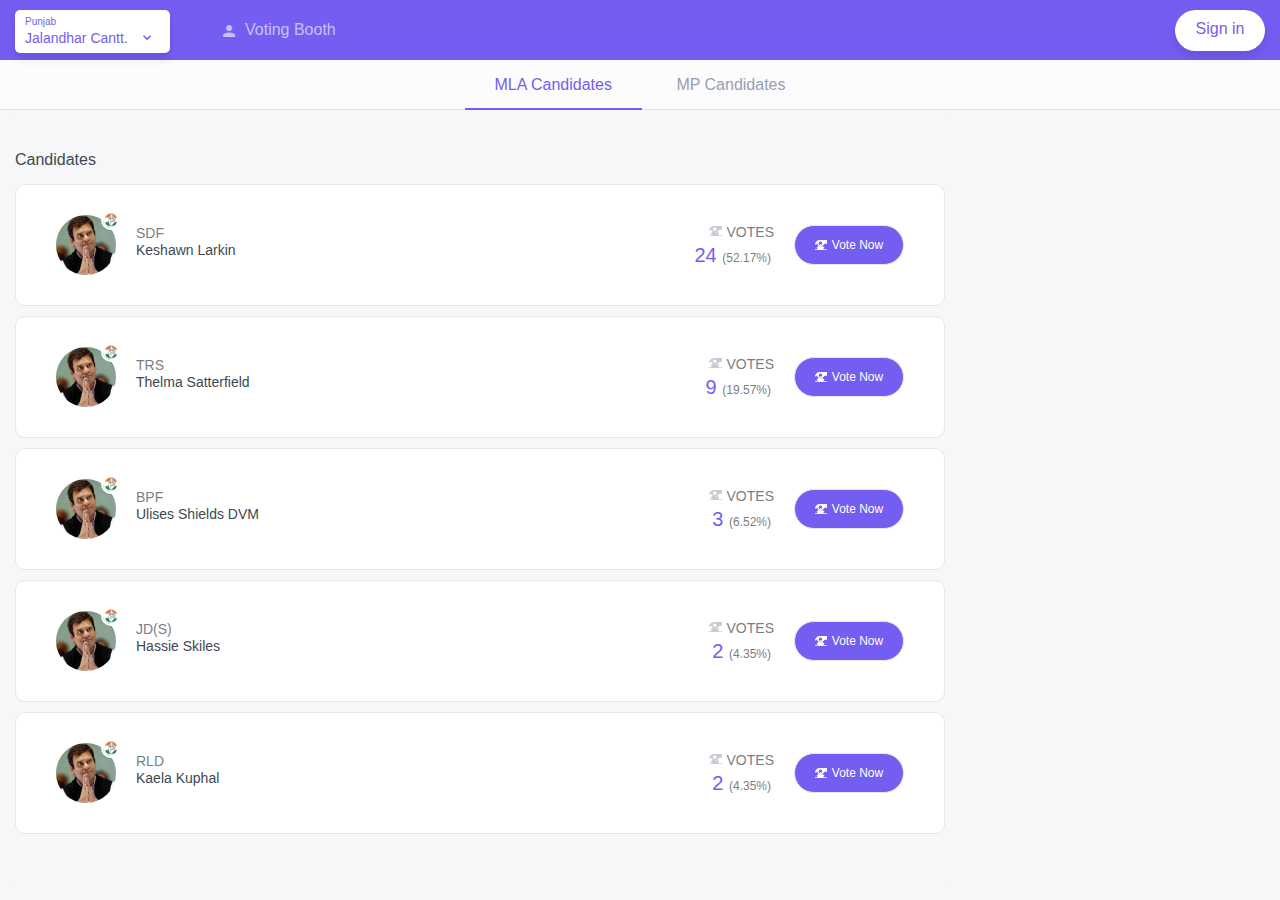
<file: vote-booth.html>
<!doctype html>
<html lang="en">

<head>
    <meta charset="utf-8">
    <meta name="viewport" content="width=device-width, initial-scale=1, shrink-to-fit=no">
    <link rel="stylesheet" href="https://maxcdn.bootstrapcdn.com/bootstrap/4.0.0/css/bootstrap.min.css" integrity="sha384-Gn5384xqQ1aoWXA+058RXPxPg6fy4IWvTNh0E263XmFcJlSAwiGgFAW/dAiS6JXm"
        crossorigin="anonymous">
    <link rel="stylesheet" href="css/style.css" type="text/css" />
	<link rel="stylesheet" href="css/bootstrap.css" type="text/css" />
	<link rel="stylesheet" href="css/bootstrap-grid.css" type="text/css" />
	<link rel="stylesheet" href="css/bootstrap-reboot.css" type="text/css" />
	<link rel="stylesheet" href="css/bootstrap-reboot.min.css" type="text/css" />
	<link rel="stylesheet" href="css/bootstrap-grid.min.css" type="text/css" />
	<link rel="stylesheet" href="css/bootstrap.min.css" type="text/css" />
    <link rel="stylesheet" href="css/media.css" type="text/css" />
    <link href="https://fonts.googleapis.com/icon?family=Material+Icons" rel="stylesheet">
    <link rel="stylesheet" href="https://use.fontawesome.com/releases/v5.0.9/css/all.css" integrity="sha384-5SOiIsAziJl6AWe0HWRKTXlfcSHKmYV4RBF18PPJ173Kzn7jzMyFuTtk8JA7QQG1"
        crossorigin="anonymous">
    <title>Neta</title>
</head>
<body>
   
    <header>

        <div class="container main-container">
            <button class="navbar-toggle my-toggle " data-toggle="collapse" type="button">
    
                <i class="material-icons">menu</i>
            </button>
            <div class="location-detctor emptyAnchor" data-target="#welcome-back" data-toggle="modal">
                <span class="state">Punjab</span>
                <div class="location">Jalandhar Cantt.
                    <span class="caret">
                        <i class="material-icons">keyboard_arrow_down</i>
                    </span>
                </div>
            </div>
            <nav class="web-view-nav" role="navigation ">
                <ul class="navigation">
                    
                    <li class="ripple-dark">
                        <a href="#">
                            <i class="material-icons">person</i>
                            <span>Voting Booth</span>
                        </a>
                    </li>
                </ul>
            </nav>
            <div class="right-part">
                <ul class="profile-menu">
                    <button class="signup btn" data-target="#register" data-toggle="modal">Sign in</button>
                </ul>
            </div>
        </div>
        </header>
        <section>
            <div class="upper-tab-section">
                <div class="container main-container">
                  <ul class="nav nav-tabs nav-justified">
                    <li class="nav-item emptyAnchor">
                      <a class="nav-link active" data-toggle="tab" role="tab">MLA Candidates</a>
                    </li>
                    <li class="nav-item emptyAnchor">
                      <a class="nav-link" data-toggle="tab" role="tab">MP Candidates</a>
                    </li>
                  </ul>
                </div>
              </div>
              <div class="container main-container">
                <div class="row custom-row">
                  <div class="co-md-9 col-lg-9 col-xs-12 col-sm-12">
                    <div class="tab-content card tab-content-section">
                     <div class="tab-pane fade in show active" id="Categories" role="tabpanel">
                        <div class="row">
                          <div class="col-md-12">
                    <h1 class="main-heading hidden-xs">Candidates</h1>
                          </div>
                        </div>
            
                        <ul class="candidate-list candidate-block">
                          <li>
                            <div>
                              <a class="clickable-anchor" href="#"></a>
                              <span class="candidate-pic">
                                <span class="candidate-party">
                                  <img src="images/congress.png" alt="congress.png">
            
                                </span>
                               
                                <img src="images/candidate1.png" alt="candidate.png">
                              </span>
                              <div class="candidate-info">
                                <h6 class="candidate-party-name">SDF</h6>
                                <h4 class="emptyAnchor">Keshawn Larkin</h4>
                              </div>
                              <div class="voste-stat">
                                <span>
                                  <img src="images/vote1.png">VOTES</span>
                                <h6>
                                  
                                  24
                                  <span>(52.17%)</span>
                                </h6>
                              </div>
                              <i class="material-icons candidate-arrow">
                                arrow_forward_ios
                                </i>
                              <button class="btn vote-btn ripple">
                                <img src="images/vote.png">Vote Now</button>
                           <div class="done-vote other-vote">
                                <i class="material-icons">done</i>
                              </div>
                             </div>
                          </li><li>
                            <div>
                              <a class="clickable-anchor" href="#"></a>
                              <span class="candidate-pic">
                                <span class="candidate-party">
                                    <img src="images/congress.png" alt="congress.png">
                                </span>
                                <img src="images/candidate1.png" alt="candidate.png">
                              </span>
                              <div class="candidate-info">
                                <h6 class="candidate-party-name">TRS</h6>
                                <h4 class="emptyAnchor">Thelma Satterfield</h4>
                              </div>
                              <div class="voste-stat">
                                <span>
                                  <img src="images/vote1.png">VOTES</span>
                                <h6>
                                  
                                  9
                                  <span>(19.57%)</span>
                                </h6>
                              </div>
                              <i class="material-icons candidate-arrow">
                                arrow_forward_ios
                                </i>
                            <button class="btn vote-btn ripple">
                                <img src="images/vote.png">Vote Now</button>
                             <div class="done-vote other-vote">
                                <i class="material-icons">done</i>
                              </div>
                            </div>
            
                          </li><li>
                            <div>
                              <a class="clickable-anchor" href="#"></a>
                              <span class="candidate-pic">
                                <span class="candidate-party">
                                    <img src="images/congress.png" alt="congress.png">
                                </span>
                                <img src="images/candidate1.png" alt="candidate.png">
                              </span>
                              <div class="candidate-info">
                                <h6 class="candidate-party-name">BPF</h6>
                                <h4 class="emptyAnchor">Ulises Shields DVM</h4>
                              </div>
                              <div class="voste-stat">
                                <span>
                                  <img src="images/vote1.png">VOTES</span>
                                <h6>
                                  
                                  3
                                  <span>(6.52%)</span>
                                </h6>
                              </div>
                              <i class="material-icons candidate-arrow">
                                arrow_forward_ios
                                </i>
                             <button class="btn vote-btn ripple">
                                <img src="images/vote.png">Vote Now</button>
                             <div class="done-vote other-vote">
                                <i class="material-icons">done</i>
                              </div>
                                     </div>            
                          </li>
                          <li>
                            <div>
                              <a class="clickable-anchor" href="#"></a>
                              <span class="candidate-pic">
                                <span class="candidate-party">
                                    <img src="images/congress.png" alt="congress.png">
                                </span>
                                <img src="images/candidate1.png" alt="candidate.png">
                              </span>
                              <div class="candidate-info">
                                <h6 class="candidate-party-name">JD(S)</h6>
                                <h4 class="emptyAnchor">Hassie Skiles</h4>
                              </div>
                              <div class="voste-stat">
                                <span>
                                  <img src="images/vote1.png">VOTES</span>
                                <h6>
                                  
                                  2
                                  <span>(4.35%)</span>
                                </h6>
                              </div>
                              <i class="material-icons candidate-arrow">
                                arrow_forward_ios
                                </i><button class="btn vote-btn ripple">
                                <img src="images/vote.png">Vote Now</button>
                             <div class="done-vote other-vote">
                                <i class="material-icons">done</i>
                              </div>
                            </div>
            
                          </li><li>
                            <div>
                              <a class="clickable-anchor" href="#"></a>
                              <span class="candidate-pic">
                                <span class="candidate-party">
                                    <img src="images/congress.png" alt="congress.png">
                                </span>
                                <img src="images/candidate1.png" alt="candidate.png">
                              </span>
                              <div class="candidate-info">
                                <h6 class="candidate-party-name">RLD</h6>
                                <h4 class="emptyAnchor">Kaela Kuphal</h4>
                              </div>
                              <div class="voste-stat">
                                <span>
                                  <img src="images/vote1.png">VOTES</span>
                                <h6>
                                  
                                  2
                                  <span>(4.35%)</span>
                                </h6>
                              </div>
                              <i class="material-icons candidate-arrow">
                                arrow_forward_ios
                                </i>
              <button class="btn vote-btn ripple">
                                <img src="images/vote.png">Vote Now</button>
               <div class="done-vote other-vote">
                                <i class="material-icons">done</i>
                              </div>
                            </div>
                          </li>
                        </ul>
                      </div>
                </div>
                  </div>
                </div>
              </div>
        </section>

        <nav class=" mobile-view-nav" role="navigation">
          <ul class="navigation">
              
              <li class="ripple-dark">
                  <a class="active" href="#">
                      <i class="material-icons">person</i>
                      <span>Voting Booth</span>
                  </a>
              </li>
              
      
          </ul>
      </nav>
</body>
</html>
</file>
<file: css/style.css>
body{margin-top: 0;
    font-family: -apple-system,BlinkMacSystemFont,"Segoe UI",Roboto,"Helvetica Neue",Arial,sans-serif,"Apple Color Emoji","Segoe UI Emoji","Segoe UI Symbol"!important;
    background: #f6f7f8!important;}
header, nav {
    float: left;
}
.custom-card, .custom-card h3, .upper-tab-section, h6.today-heading, section {
    width: 100%;
    float: left;
}
.ripple-dark:after, .ripple:after, header {
    width: 100%;
    top: 0;
    left: 0;
}
header {
    background: #745df1;
    height: 60px;
    position: fixed;
    right: 0;
    z-index: 11;
}
.container.main-container {
    max-width: 1310px;
}
.logo-section, ul.navigation li a {
    display: flex;
    height: 60px;
    align-items: center;
}
.navbar-toggle {
    position: relative;
    float: left;
    padding: 0;
    background-color: transparent;
    border: 1px solid transparent;
    border-radius: 4px;
    display: none;
    margin: 9px 10px 0 0;
    color: #fff;
    cursor: pointer;
}
.emptyAnchor {
    cursor: pointer;
    color: #f07b42;
}
.location-detctor {
    float: left;
    width: 120px;
    margin-top: 10px;
    cursor: pointer;
}
.location-detctor span.state {
    font-size: 12px;
    color: #fff;
    display: block;
}
.location {
    color: #fff;
    position: relative;
    padding-right: 25px;
    font-weight: 500;
    overflow: hidden;
    line-height: 1.4;
}
.location, ul.chips li {
    text-overflow: ellipsis;
    white-space: nowrap;
}
.location, .my-feed, .scrollbar, button.btn.logout-btn {
    width: 100%;
    float: left;
}
span.caret {
    position: absolute;
    line-height: 1;
    right: 5px;
    bottom: 1px;
}
span.caret i {
    font-size: 16px;
}
.location-detctor.raj-text-p {
    float: left;
    width: 155px;
    margin-top: 10px;
    background: none;
    padding: 0 !important;
    box-shadow: none !important;
}
.raj-text-p {
    position: relative;
    padding: 9px 10px !important;
}
.hide {
    display: none!important;
}
.location-detctor.raj-text-p .form-control {
    padding: 0 !important;
    font-size: 14px;
    border: none;
}
.location-detctor.raj-text-p .selectize-input.items.has-items {
    float: left;
    padding: 0;
}
.location-detctor .selectize-input {
    padding: 5px 8px;
    border-radius: 5px;
    box-shadow: none;
    border-color: #fff;
}
.location-detctor .selectize-input .item {
    color: #745df1;
}
nav {
    width: auto;
    padding-left: 30px;
    position: relative;
}
ul.navigation li a i {
    margin-right: 7px;
    font-size: 18px;
    position: relative;
    top: 1px;
}
ul.navigation li a:after {
    content: '';
    height: 2px;
    background: #fff;
    position: absolute;
    bottom: 0;
    left: 0;
    right: 0;
    transition: transform .5s;
    transform: scale(0,1);
}
.ripple-dark:after {
    position: absolute;
    background-image: radial-gradient(circle,#000 10%,transparent 10.01%);
    transform: scale(10,10);
    opacity: 0;
    transition: transform .5s,opacity 1s;
}
.ripple-dark:after, .ripple:after {
    content: "";
    display: block;
    height: 100%;
    pointer-events: none;
    background-repeat: no-repeat;
    background-position: 50%;
}
.right-part {
    float: right;
    display: block;
    padding: 10px 0;
}
ul.profile-menu {
    float: left;
    margin: 0;
    padding: 0;
}
button.signup.btn {
    font-size: 16px;
    border-radius: 50px;
    min-width: 90px;
    background: #fff;
    padding: 9px 10px;
    box-shadow: 0 6px 10px rgba(0,0,0,.1);
    color: #745df1;
    padding-top: 6px;
}
.upper-tab-section {
    background: #fcfcfc;
    border-bottom: 1px solid #dbdeeb;
    height: 50px;
    margin-top: 60px;
}
.upper-tab-section ul.nav.nav-tabs.nav-justified {
    display: block;
    text-align: center;
    border: 0;
}
.upper-tab-section ul.nav.nav-tabs.nav-justified li {
    display: inline-block;
}
.upper-tab-section ul.nav.nav-tabs.nav-justified li a {
    border: 0;
    background: 0 0;
    font-size: 16px;
    padding: 0 30px;
    height: 50px;
    position: relative;
    color: #979fb0;
    display: flex;
    align-items: center;
    transition: color .5s;
}
.upper-tab-section ul.nav.nav-tabs.nav-justified li a.active, .upper-tab-section ul.nav.nav-tabs.nav-justified li a:hover {
    transition: color .5s;
    color: #745df1;
    cursor: pointer;
}
.upper-tab-section ul.nav.nav-tabs.nav-justified li a:after {
    content: '';
    height: 2px;
    background: #745df1;
    position: absolute;
    bottom: 0;
    left: 0;
    right: 0;
    transition: transform .5s;
    transform: scale(0,1);
}
.upper-tab-section ul.nav.nav-tabs.nav-justified li a.active:after, .upper-tab-section ul.nav.nav-tabs.nav-justified li a:hover:after {
    text-decoration: none;
    transition: transform .5s;
    transform: scale(1,1);
}


.upper-tab-section ul.nav.nav-tabs.nav-justified li a {
    border: 0;
    background: 0 0;
    font-size: 16px;
    padding: 0 30px;
    height: 50px;
    position: relative;
    color: #979fb0;
    display: flex;
    align-items: center;
    transition: color .5s;
}
.upper-tab-section ul.nav.nav-tabs.nav-justified li a.active, .upper-tab-section ul.nav.nav-tabs.nav-justified li a:hover {
    transition: color .5s;
    color: #745df1;
    cursor: pointer;
}
.row.custom-row {
    float: left;
    width: calc(100% + 30px);
}
.tab-content.card.tab-content-section {
    float: left;
    width: 100%;
    background: #f6f7f8;
    border: 0;
    padding: 40px 0;
}
ul.candidate-list {
    float: left;
    width: 100%;
    margin: 0;
    padding: 0;
}
.candidate-block {
    float: left;
    width: 100%;
    margin-top: 50px;
    position: relative;
}
ul.candidate-list.candidate-block li {
    padding: 30px 40px;
    background: #fff;
    border-radius: 10px;
    border: 1px solid #e6e7e9;
    margin-bottom: 10px;
    overflow: hidden;
    position: relative;
}
ul.candidate-list li {
    float: left;
    width: 100%;
    margin: 0;
    padding: 10px 0;
    list-style: none;
}
a.clickable-anchor {
    position: absolute;
    left: 0;
    right: 0;
    bottom: 0;
    top: 0;
    z-index: 9;
}
ul.candidate-list.candidate-block li span.candidate-pic {
    width: 60px;
    height: 60px;
}
span.candidate-pic {
    float: left;
    width: 40px;
    height: 40px;
    position: relative;
    border-radius: 50%;
}
span.candidate-party {
    position: absolute;
    width: 20px;
    height: 20px;
    border: 2px solid #fff;
    border-radius: 50%;
    margin: 0;
    right: -5px;
    top: -5px;
}
.imageStyle {
    height: 100%;
    width: 100%;
    border-radius: 50%;
}
span.candidate-pic img {
    width: 100%;
    height: 100%;
    object-fit: cover;
}
.candidate-party img {
    width: 100%;
    margin: 0;
    float: left;
    height: 100%;
}
.imageStyle {
    height: 100%;
    width: 100%;
    border-radius: 50%;
}
ul.candidate-list.candidate-block li .candidate-info {
    float: left;
    width: calc(100% - 330px);
    padding: 0 20px;
    margin-top: 10px;
}
.candidate-info {
    float: left;
    width: calc(100% - 135px);
    padding: 0 15px;
}
ul.candidate-list.candidate-block li .candidate-info h6 {
    font-size: 14px;
}
.candidate-info h6 {
    font-size: 12px;
    opacity: .7;
}
.candidate-info h4, .candidate-info h6 {
    float: left;
    width: 100%;
    margin-bottom: 0;
    color: #404852;
}
l.candidate-list.candidate-block li .candidate-info h4 {
    font-size: 20px;
}
.candidate-info h4 {
    font-size: 14px;
}
.voste-stat {
    float: left;
    text-align: right;
    width: 140px;
    margin-top: 7px;
}
.voste-stat>span {
    font-size: 14px;
    color: #404852;
    opacity: .7;
    display: block;
}
.voste-stat>span>img {
    display: inline-block;
    margin-right: 5px;
    position: relative;
    top: -2px;
}
.voste-stat h6 {
    font-size: 20px;
    color: #745df1;
    display: block;
}   
.voste-stat h6 span {
    font-size: 12px;
    color: #404852;
    opacity: .7;
    margin-right: 3px;
}
ul.candidate-list.candidate-block li button.btn.vote-btn {
    background: #745df1;
    color: #fff;
    min-width: 110px;
    min-height: 40px;
    margin-top: 10px;
    position: relative;
    z-index: 10;
}
button.btn.vote-btn {
    border-radius: 50px;
    border: 1px solid #e6e7e9;
    background: #fff;
    font-size: 12px;
    color: #745df1;
    padding: 5px 12px;
    float: right;
    min-height: 30px;
    transition: .5s;
}
ul.candidate-list.candidate-block li button.btn.vote-btn img {
    margin-right: 5px;
    position: relative;
    top: -1px;
}
.ripple:after {
    position: absolute;
    background-image: radial-gradient(circle,#fff 10%,transparent 10.01%);
    transform: scale(10,10);
    opacity: 0;
    transition: transform .5s,opacity 1s;
}
.ripple-dark:after, .ripple:after, header {
    width: 100%;
    top: 0;
    left: 0;
}
h1.main-heading {
    float: left;
    width: 100%;
    font-size: 16px;
    color: #404852;
    margin-bottom: 15px;
}
ul.candidate-list.candidate-block li.voted .candidate-info {
    width: calc(100% - 325px);
}
ul.candidate-list.candidate-block li .candidate-info {
    float: left;
    width: calc(100% - 330px);
    padding: 0 20px;
    margin-top: 10px;
}
.candidate-info {
    float: left;
    width: calc(100% - 135px);
    padding: 0 15px;
}
.candidate-arrow {
    position: absolute;
    right: 0;
    padding-top: 20px;
    padding-right: 20px;
    font-size: 12px!important;
    color: #c2c7d0;
}
.voted .done-vote {
    display: flex;
}
.done-vote {
    background: #1bc167;
    float: right;
    width: 40px;
    height: 40px;
    display: none;
    border-radius: 10px;
    border: 1px solid #e6e7e9;
    align-items: center;
    justify-content: center;
    color: white;
    margin-top: 10px;
    margin-right: 35px;
}
nav.mobile-view-nav {
    display: none;
}
ul.navigation {
    float: left;
    margin: 0;
    padding: 0;
}
ul.navigation li {
    list-style: none;
    float: left;
}
.ripple-dark {
    position: relative;
    overflow: hidden;
    outline: 0;
}
ul.navigation li a.active, ul.navigation li a:hover {
    opacity: 1;
    transition: opacity .5s;
}

ul.navigation li a {
    padding: 0 20px;
    color: #fff!important;
    font-size: 16px;
    opacity: .6;
    text-decoration: none;
    position: relative;
    transition: opacity .5s;
}
.mobiie-navigation {
    float: left;
    padding: 15px 0;
    margin: 0 0 0 -250px;
    background: #fff;
    position: fixed;
    left: 0;
    top: 0;
    bottom: 0;
    width: 250px;
    display: none;
    z-index: 110;
    transition: margin .5s;
}
.mobiie-navigation ul {
    padding: 0;
    width: 100%;
    float: left;
    margin: 0;
}
.mobiie-navigation li, .mobiie-navigation li a {
    width: 100%;
    list-style: none;
    float: left;
}
.mobiie-navigation li a {
    font-size: 12px;
    padding: 8px 20px;
    overflow: hidden;
    color: #404852;
    text-decoration: none;
}
a.ripple-dark.disbled {
    cursor: not-allowed;
    color: #7a7f86;
}
.mobiie-navigation li a {
    font-size: 12px;
    padding: 8px 20px;
    overflow: hidden;
    color: #404852;
    text-decoration: none;
}
</file>
<file: css/media.css>
@media (min-width: 768px){
    .location-detctor {
        float: left;
        width: 155px;
        margin-top: 10px;
        background: #fff;
        border-radius: 5px;
        padding: 4px 10px;
        box-shadow: 0 6px 10px rgba(0,0,0,.1);
    }
    .location-detctor span.state {
        color: #745df1;
        font-size: 10px;
    }
    .location {
        color: #745df1;
        font-size: 14px;
    }
    
    }
    @media (max-width: 768px){
.navbar-toggle {
    display: block;
}
.rs-show {
    display: block!important;
}
.location-detctor {
    float: left;
    width: 106px;
    margin-top: 7px;
    display: block;
    line-height: 1.1;
    position: relative;
    top: 0;
    margin-left: 0px;
    left: initial;
    background: none;
}
.location-detctor span.state {
    color: #fff;
    font-size: 10px;
}
.location-detctor span.state {
    font-size: 10px;
}
.location {
    font-size: 13px;
    font-weight: 500;
    color: #fff;
}
span.caret {
    position: absolute;
    line-height: 0;
    right: 5px;
    bottom: 0px;
}
span.caret i {
    font-size: 14px;
}
nav.web-view-nav {
    display: none !important;
}

ul.navigation li a span {
    display: block;
    font-size: 11px;
    font-weight: 500;
}
.right-part {
    display: none;
}
header {
    height: 45px;
    position: fixed;
}
.upper-tab-section {
    height: auto;
    margin-top: 45px;
    transition: 0.5s;
}
.upper-tab-section ul.nav.nav-tabs.nav-justified {
    display: flex;
    margin: 0 -15px;
}
.upper-tab-section ul.nav.nav-tabs.nav-justified li a {
    min-height: 45px;
    justify-content: center;
}
.upper-tab-section ul.nav.nav-tabs.nav-justified li a {
    font-size: 13px;
    padding: 0 5px;
    font-weight: 500;
}
.tab-content.card.tab-content-section {
    padding: 10px 0;
}
h1.main-heading {
    font-size: 12px;
    margin-top: 18px;
}
.hidden-xs {
    display: none!important;
}
.candidate-block {
    margin-top: 25px;
}
ul.candidate-list.candidate-block li {
    margin: 0px 0;
    background-color: transparent;
    border: 0;
    padding: 10px 0;
}
ul.candidate-list.candidate-block li span.candidate-pic {
    width: 70px;
    height: 70px;
    margin-top: 5px;
}
ul.candidate-list.candidate-block li .candidate-info, ul.candidate-list.candidate-block.voted li .candidate-info {
    width: calc(100% - 70px);
    padding: 0 10px;
    margin-top: 0;
}
ul.candidate-list.candidate-block li .candidate-info h6 {
    font-size: 10px;
    margin-bottom: 2px;
}
.tab-pane h6 {
    padding-top: 0;
    width: auto;
    margin-bottom: 0;
}
ul.candidate-list.candidate-block li .candidate-info h4 {
    font-size: 14px;
    font-weight: 700;
}
.voste-stat {
    text-align: left;
    padding: 0 10px;
    width: 107px;
}
.voste-stat>span {
    font-size: 10px;
}
.tab-pane h6 {
    padding-top: 0;
    width: auto;
    margin-bottom: 0;
}
.voste-stat h6 {
    float: left;
    font-size: 13px;
}
.voste-stat h6 span {
    float: right;
    margin-left: 6px;
    font-size: 12px;
    margin-right: 0;
}
ul.candidate-list.candidate-block li button.btn.vote-btn {
    min-width: 60px;
    min-height: 20px;
    margin-top: 10px;
    font-size: 10px;
    border-radius: 8px;
    padding: 6px 8px;
}
.done-vote {
    margin-top: 0;
}
.done-vote {
    margin-right: 5px!important;
}
nav.mobile-view-nav {
    display: block !important;
}

ul.navigation li a.active, ul.navigation li a:hover {
    opacity: 1;
    transition: opacity .5s;
    color: #745df1!important;
}
ul.navigation li a i {
    margin-right: 0;
}
ul.navigation li a span {
    display: block;
    font-size: 11px;
    font-weight: 500;
}
ul.navigation li a:after {
    content: '';
    width: 2px;
    background: #fff;
    position: absolute;
    bottom: 0;
    left: 0;
    right: auto;
    transition: transform .5s;
    transform: scale(1,0);
    top: 0;
    height: 100%;
}
nav {
    padding: 0;
    position: fixed;
    bottom: 0;
    background: #fff;
    width: 100%;
    left: 0;
    height: auto;
    z-index: 10;
    transition: margin .5s;
    box-shadow: 0 -5px 20px rgba(0,0,0,.1);
}
ul.navigation {
    width: 100%;
    display: flex;
}
ul.navigation li {
    flex: 1;
}
ul.navigation li a {
    min-height: auto;
    display: block;
    font-size: 14px;
    color: #404852!important;
    padding: 10px 5px;
    text-align: center;
}
.modal#if-not-login .modal-content {
    margin-top: 70px;
}
.open .mobiie-navigation {
    margin: 0;
    transition: margin .5s;
}

.mobiie-navigation {
    display: block;
}
}
</file>
